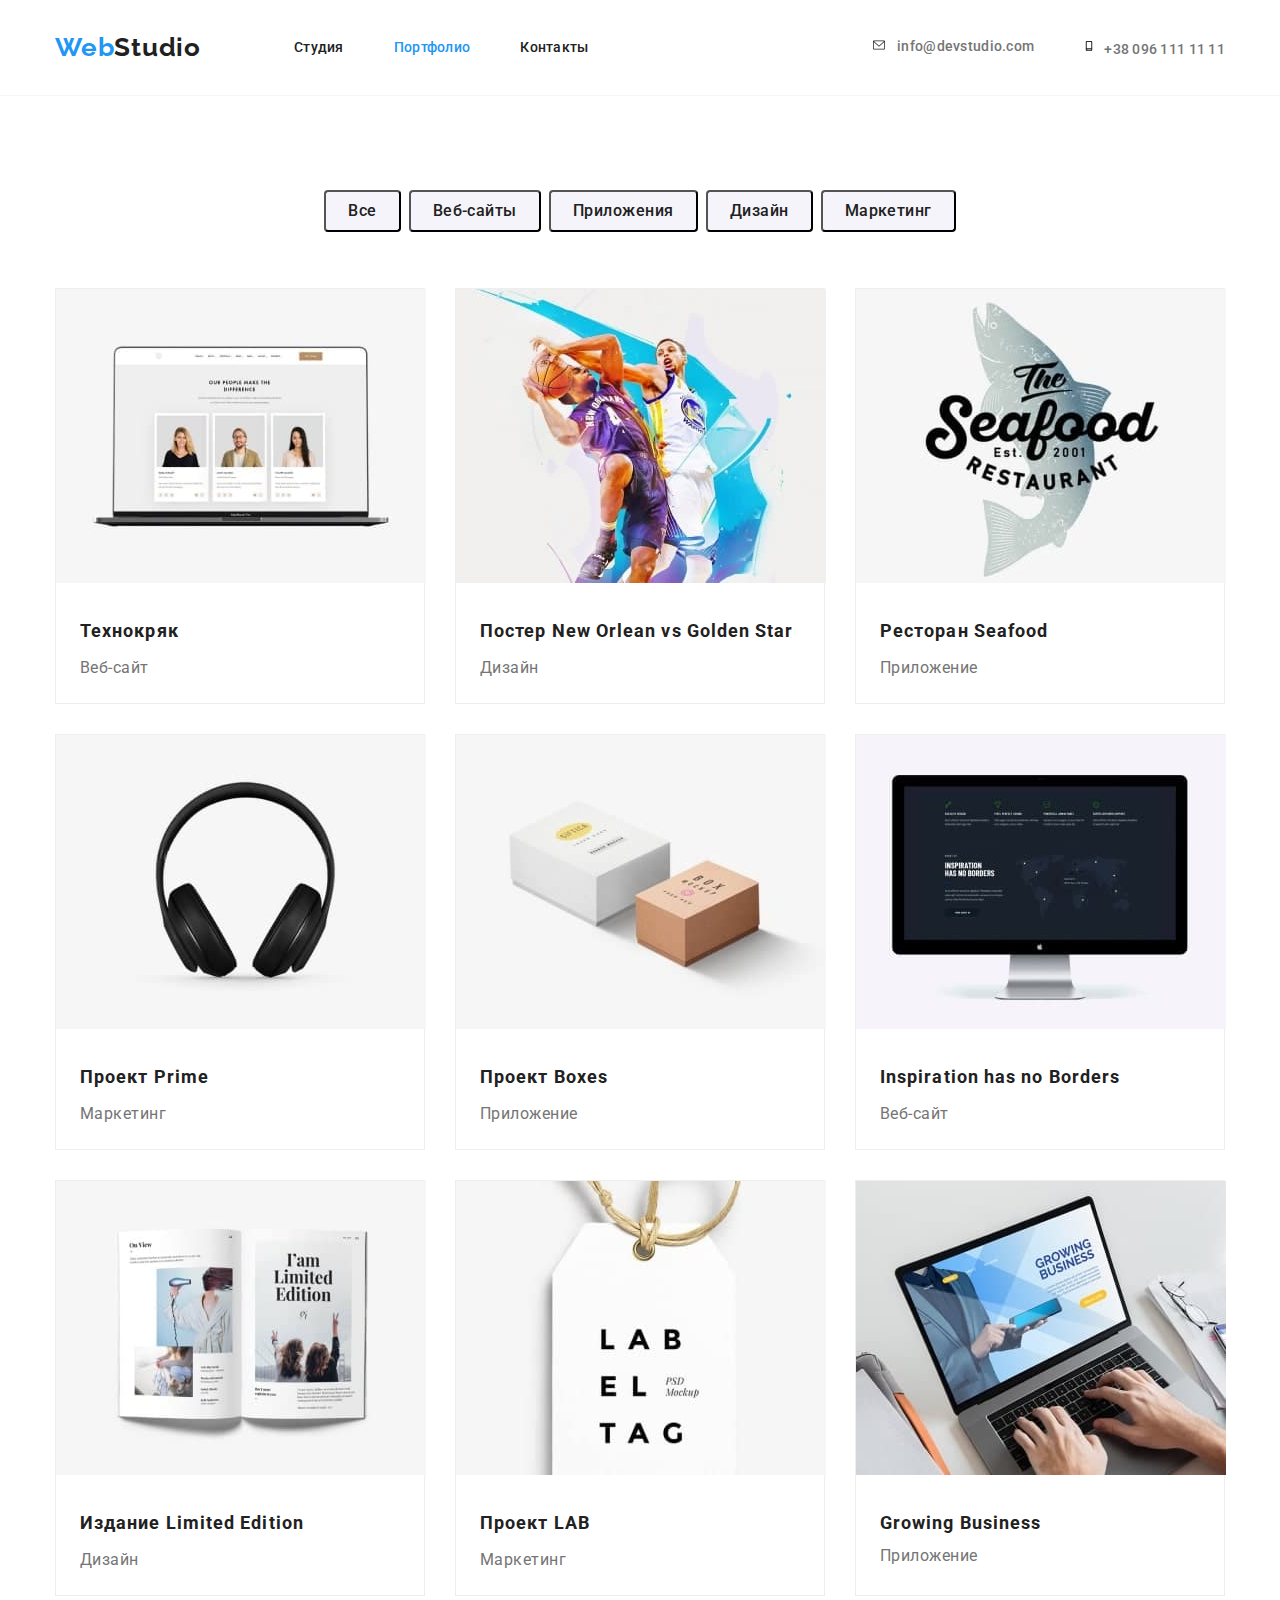
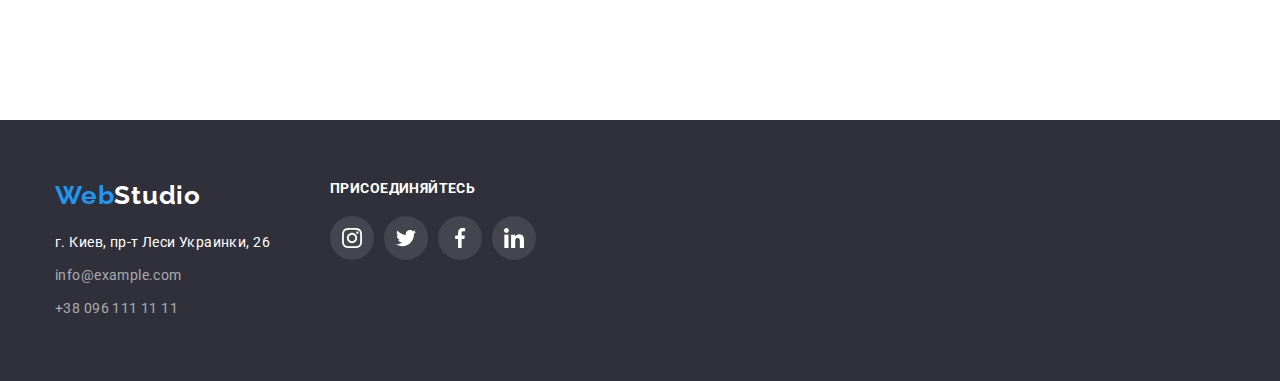
<file: porfolio.html>
<!DOCTYPE html>
<html lang="ru">
  <head>
    <meta charset="UTF-8" />
    <meta name="viewport" content="width=device-width, initial-scale=1.0" />
    <title>WebStudio</title>
    <link 
    rel="stylesheet" 
    href="https://cdnjs.cloudflare.com/ajax/libs/modern-normalize/1.0.0/modern-normalize.min.css">
    <link 
    rel="stylesheet" 
    href="https://cdnjs.cloudflare.com/ajax/libs/animate.css/4.0.0/animate.min.css" />
    <link 
    href="https://fonts.googleapis.com/css2?family=Raleway:wght@700&family=Roboto:wght@400;500;700;900&display=swap"
    rel="stylesheet">
    <link rel="stylesheet" href="./css/stule.css">
  <body>
    <!--header -->
    <header class="header porfolio-h">
      <div class="container">
        <nav class="navigation">
          <a class="logo link" href=".index.html" aria-label="логотип WebStudio" lang="en">Web<span
              class="logo-studio-up">Studio</span>
          </a>
          <ul class="navigation-list list">
            <li class="navigation-list-item">
              <a class="navigation-list-link link " href="./index.html">Студия</a>
            </li>
            <li class="navigation-list-item">
              <a class="navigation-list-link link current" href="./porfolio.html">Портфолио</a>
            </li>
            <li class="navigation-list-item">
              <a class="navigation-list-link link" href="">Контакты</a>
            </li>
          </ul>
        </nav>
        <ul class="address list">
          <li class="address-link">
            <a class="header-mail-link mail link" href="mailto:info@devstudio.com"><svg class="mail-icon" width="16px"
                height="12px">
                <use href="./images/sprite.svg#icon-envelope-hover"></use>
              </svg>info@devstudio.com</a>
          </li>
          <li class="address-link">
            <a class="header-tel-link phone link" href="tel:+380961111111"><svg class="phone-icon" width="10px"
                height="16px">
                <use href="./images/sprite.svg#icon-smartphone"></use>
              </svg>+38 096 111 11 11</a>
          </li>
        </ul>
      </div>
    </header>  </header>
    <main class="main-portfolio">
      <!-- section-filters-->
      <section class="portfolio-cont">
      <div class="container">
        <ul class="button-list-item list">
          <li class="button-portfolio">
            <button class="button-list-info">Все</button></li>
          <li  class="button-portfolio">
            <button class="button-list-info">Веб-сайты</button></li>
          <li  class="button-portfolio">
            <button class="button-list-info">Приложения</button></li>
          <li  class="button-portfolio">
            <button class="button-list-info">Дизайн</button></li>
          <li  class="button-portfolio">
            <button class="button-list-info">Маркетинг</button></li>
        </ul>
    

      <!--section progects-->
             <ul class="progect-list list">
          <li class="progect-list-item ">
            <a href="" class="progect-list-link  link">
              <img class="progect-list-img"
                src="./images/technocrak.jpg"
                alt="Технокряк"
                width="370"
                height="294"
              /> 
              <div class="progect-text">
              <h2 class="progect-link-title">Технокряк</h2>
              <p  class="progect-link-text">Веб-сайт</p>
              </div>
            </a>
          </li>
          <li class="progect-list-item"> 
            <a href="" class="progect-list-link link">
              <img class="progect-list-img"
                src="./images/poster-new-orlean-vs-golden-star.jpg"
                alt="Постер New Orlean vs Golden Star"
                width="370"
                height="294"
              />
              <div class="progect-text">
              <h2 class="progect-link-title">Постер New Orlean vs Golden Star</h2>
               <p  class="progect-link-text">Дизайн</p>
              </div>
            </a>
          </li>
          <li class="progect-list-item">
            <a href="" class="progect-list-link link">
              <img class="progects-list-img"
                src="./images/restorant-seafood.jpg"
                alt="Ресторан Seafood"
                width="370"
                height="294"
              />
              <div class="progect-text">
              <h2 class="progect-link-title">Ресторан Seafood</h2>
              <p  class="progect-link-text">Приложение</p>
              </div>
            </a>
          </li>
          <li class="progect-list-item">
            <a href="" class="progect-list-link link">
              <img class="progect-list-img"
                src="./images/proekt-prime.jpg"
                alt="Проект Prime"
                width="370"
                height="294"
              />
              <div class="progect-text">
              <h2 class="progect-link-title">Проект Prime</h2>
              <p  class="progect-link-text">Маркетинг</p>
              </div>
            </a>
          </li>
          <li class="progect-list-item">
            <a href="" class="progect-list-link link">
              <img class="progect-list-img"
                src="./images/proekt-boxes.jpg"
                alt="Проект Boxes"
                width="370"
                height="294"
              />
              <div class="progect-text">
              <h2 class="progect-link-title">Проект Boxes</h2>
              <p  class="progect-link-text">Приложение</p>
              </div>
            </a>
          </li>
          <li class="progect-list-item">
            <a href="" class="progect-list-link link">
              <img class="progect-list-img"
                src="./images/inspiration-has-no-Borders.jpg"
                alt="Inspiration has no Borders"
                width="370"
                height="294"
              />
              <div class="progect-text">
              <h2 class="progect-link-title">Inspiration has no Borders</h2>
              <p class="progect-link-text" >Веб-сайт</p>
            </div>
            </a>
          </li>
          <li class="progect-list-item">
            <a href="" class="progect-list-link link">
              <img class="progect-list-img"
                src="./images/izdanie-limited-edition.jpg"
                alt="Издание Limited Edition"
                width="370"
                height="294"
              />
              <div class="progect-text">
              <h2 class="progect-link-title">Издание Limited  Edition</h2>
              <p class="progect-link-text">Дизайн</p>
              </div>
            </a>
          </li>
          <li class="progect-list-item">
            <a href="" class="progect-list-link link">
              <img class="progect-list-img"
                src="./images/proekt-lab.jpg"
                alt="Проект LAB"
                width="370"
                height="294"
              />
              <div class="progect-text">
              <h2 class="progect-link-title">Проект LAB</h2>
              <p class="progect-link-text">Маркетинг</p>
              </div>
            </a>
          </li>
          <li class="progect-list-item">
            <a href="" class="progect-list-link link">
              <img class="progect-list-img"
                src="./images/growing-business.jpg"
                alt="Growing Business"
                width="370"
                height="294"
              />
              <div class="progect-text">
              <h2 class="progect-link-title">Growing Business</h>
              <p class="progect-link-text">Приложение</p>
              </div>
            </a>
          </li>
        </ul>
      </div>
      </section>
    </main>
      <footer class="footer">
        <!--contacts info-->
        <div class="foot-end">
          <div class="container link">
            <div class="footer-address list">
              <a class="logo-f link" href=".index.html" aria-label="логотип WebStudio" lang="en">
                Web<span class="logo-studio-down">Studio</span>
              </a>
              <!--contacts-->
              <address class="address-link-f list address">
                <a href="https://goo.gl/maps/fyCCyujMkfWmtDFG6" target="_blank" class="address-link-map link">г. Киев, пр-т
                  Леси Украинки, 26</a>
                <a href="mailto:info@devstudio.com" class="address-link-mail link">info@example.com</a>
                <a class="footer-link-tel link list" href="tel:+380961111111">+38 096 111 11 11</a>
              </address>
            </div>
            <div class="community-footer">
              <h2 class="community-footer-title">Присоединяйтесь</h2>
              <ul class="social-list-f list">
                <li class="social-list-item-f">
                  <a class="social-list-link-f" href="">
                    <svg class="social-list-svg-f">
                      <use href="./images/sprite.svg#icon-instagram-2"></use>
                    </svg>
                  </a>
                </li>
                <li class="social-list-item-f">
                  <a class="social-list-link-f" href="">
                    <svg class="social-list-svg-f">
                      <use href="./images/sprite.svg#icon-twitter-1"></use>
                    </svg>
                  </a>
                </li>
                <li class="social-list-item-f">
                  <a class="social-list-link-f" href="">
                    <svg class="social-list-svg-f">
                      <use href="./images/sprite.svg#icon-facebook-1"></use>
                    </svg>
                  </a>
                </li>
                <li class="social-list-item-f">
                  <a class="social-list-link-f" href="">
                    <svg class="social-list-svg-f">
                      <use href="./images/sprite.svg#icon-linkedin-1"></use>
                    </svg>
                  </a>
                </li>
              </ul>
            </div>
          </div>
        </div>
      </footer>
        </body>
        
        </html>
</file>
<file: css/stule.css>
:root {
  --main-font: "Roboto", sans-serif;
  --secondary-fond: "Raleway", sans-serif;
  --accent-color: #2196f3;
  --footer-order-color: #212121;
  --explination-team-progects-backgroundbutton-color: #757575;
  --footertext-header-color: #ffffff;
  --order-caption-color: #2f303a;
  --background-team-color: #f5f4fa;
}
*,
*::before,
*::after {
  margin: 0;
  padding: 0;
  box-sizing: border-box;
}

img {
  display: block;
}
body {
  font-family: var(--main-font);
}
.list {
  list-style: none;
  padding: 0px;
  margin: 0px;
}
.link {
  text-decoration: none;
}
.address {
  font-style: normal;
}
.container {
  width: 1200px;
  padding-left: 15px;
  padding-right: 15px;
  margin: 0 auto;
}
/*header*/
.header .container {
  display: flex;
  align-items: center;
}
.navigation {
  display: flex;
}
.navigation-list {
  display: flex;
  align-items: center;
  margin-left: 93px;
}
.address {
  display: flex;
}
.header .address {
  margin-left: auto;
}
.address-link:not(:last-child) {
  margin-right: 50px;
}
.logo {
  display: flex;
  padding-top: 32px;
  padding-bottom: 32px;
}
.navigation-list-link {
  display: inline-block;
}
.navigation-list-item:not(:last-child) {
  margin-right: 50px;
}
.logo-studio-up {
  color: var(--footer-order-color);
}
.logo {
  font-family: var(--secondary-fond);
  font-style: normal;
  font-weight: 700;
  font-size: 26px;
  line-height: 1.192;
  letter-spacing: 0.03em;
  color: var(--accent-color);
}
.navigation-list-link {
  font-weight: 500;
  font-size: 14px;
  line-height: 1.143;
  letter-spacing: 0.02em;

  color: var(--footer-order-color);
}
.header-mail-link,
.header-tel-link {
  display: block;
  font-weight: 500;
  font-size: 14px;
  line-height: 1.143;
  letter-spacing: 0.02em;
  color: var(--explination-team-progects-backgroundbutton-color);
  padding-top: 32px;
  padding-bottom: 32px;
}
.mail-icon {
  margin-right: 10px;
  fill: var(--footer-order-color);
}
.phone-icon {
  margin-right: 10px;
  fill: var(--footer-order-color);
}
.header-mail-link .mail:hover,
.header-mail-link .mail:focus > .mail-icon {
  fill: var(--accent-color);
}
.header-tel-link .phone:hover,
.header-tel-link .phone:focus > .phone-icon {
  fill: var(--accent-color);
}
.navigation-list-link.current,
.navigation-list-link:hover,
.navigation-list-link:focus,
.header-mail-link:hover,
.header-mail-link:focus,
.header-tel-link:hover,
.header-tel-link:focus,
.address-link-map:hover,
.address-link-map:focus,
.address-link-mail:hover,
.address-link-mail:focus,
.address-link-tel:hover,
.header-link-tel:focus {
  color: var(--accent-color);
}
/*Main-coneiner*/
/*main order-captions*/
.order-caption {
  padding-top: 200px;
  padding-bottom: 200px;
  text-align: center;
  display: block;
  background: var(--order-caption-color);
}

.order-title-text {
  font-weight: 900;
  font-size: 44px;
  line-height: 1.36;
  letter-spacing: 0.06em;
  text-transform: uppercase;
  color: var(--footertext-header-color);
  margin: 0 auto;
  width: 660px;
}
.overlay-index {
  max-height: 600px;
  max-width: 1600px;
  outline: 1px solid rgba(47, 48, 58, 0.4);
  margin-right: auto;
  margin-left: auto;
  background-image: linear-gradient(
      rgba(47, 48, 58, 0.4),
      rgba(47, 48, 58, 0.4)
    ),
    url(/homework-1/images/fon-index.png);
  background-size: cover;
  background-position: center;
  background-repeat: no-repeat;
}
.button-order {
  font-weight: 700;
  font-size: 16px;
  line-height: 1.87;
  letter-spacing: 0.06em;
  background: var(--accent-color);
  color: var(--footertext-header-color);
  border-radius: 4px;
  padding-top: 10px;
  padding-left: 32px;
  padding-right: 32px;
  padding-bottom: 10px;
  margin-top: 30px;
}
/*sectoio-feutures*/
.feature-list-desc::before {
  display: block;
  content: "";
  height: 120px;
  background-color: rgba(245, 244, 250, 1);
  background-position: center;
  background-size: 70px;
  background-repeat: no-repeat;
  margin-bottom: 30px;
}
.feature-list-desc:nth-child(1)::before {
  background-image: url(/homework-1/images/antenna\ 1.png);
}
.feature-list-desc:nth-child(2)::before {
  background-image: url(/homework-1/images/clock\ 1.png);
}
.feature-list-desc:nth-child(3)::before {
  background-image: url(/homework-1/images/diagram\ 1-.png);
}
.feature-list-desc:nth-child(4)::before {
  background-image: url(/homework-1/images/astronaut\ 1.png);
}
.feature-list {
  padding-top: 94px;
  padding-bottom: 94px;
}
.feature-list-item {
  display: flex;
  flex-wrap: wrap;
}
.feature-list-desc {
  width: 270px;
}
.feature-list-desc:not(:last-child) {
  margin-right: 30px;
}
.feature-list-subtitle {
  font-weight: 700;
  font-size: 14px;
  line-height: 1.143;
  letter-spacing: 0.03em;
  text-transform: uppercase;
  color: var(--footer-order-color);
  margin-bottom: 9px;
}
.feature-list-lead {
  font-weight: 400;
  font-size: 14px;
  line-height: 1.71;
  letter-spacing: 0.03em;
  color: var(--explination-team-progects-backgroundbutton-color);
}
.feature-list-lead:not(:last-child) {
  margin-bottom: 30px;
}
/*what we do*/
.work-img {
  padding-bottom: 94px;
}
.work-img-title {
  font-weight: 700;
  font-size: 36px;
  line-height: 1.167;
  text-align: center;
  letter-spacing: 0.03em;
  color: var(--footer-order-color);
  margin-bottom: 50px;
}
.work-img-list {
  display: flex;
}
.work-img-item:not(:last-child) {
  margin-right: 30px;
}

/*section-team*/
.team-section {
  background: var(--background-team-color);
  padding-top: 94px;
  padding-bottom: 94px;
}

.team-header {
  font-weight: 700;
  font-size: 36px;
  line-height: 1.167;
  text-align: center;
  letter-spacing: 0.03em;
  color: var(--footer-order-color);
}
.team-list {
  display: flex;
  margin-top: 50px;
}
.team-list-content {
  background: var(--footertext-header-color);
  width: 270px;
  filter: drop-shadow(0px 4px 4px rgba(0, 0, 0, 0.25));
}
.team-list-content:not(:last-child) {
  margin-right: 30px;
}
.team-text {
  padding-top: 30px;
  padding-bottom: 30px;
  padding-right: 58px;
  padding-left: 60px;
}
.team-list-name {
  font-weight: 500;
  font-size: 16px;
  line-height: 1.187;
  text-align: center;
  letter-spacing: 0.03em;
  color: var(--footer-order-color);
  margin-bottom: 9px;
}
.team-list-info {
  font-weight: 400;
  font-size: 16px;
  line-height: 1.187;
  text-align: center;
  letter-spacing: 0.03em;
  color: var(--explination-team-progects-backgroundbutton-color);
}
/*social liks*/
.social-list-link {
  display: flex;
  align-items: center;
  justify-content: center;
  width: 44px;
  height: 44px;
  background-color: white;
  border-radius: 50%;
}

.social-list-svg {
  width: 20px;
  height: 20px;
  fill: #afb1b8;
}
.social-list {
  display: flex;
  justify-content: space-between;
  margin-left: 30px;
  margin-right: 30px;
  margin-bottom: 30px;
}
.social-list-link:hover {
  background-color: var(--accent-color);
}
.social-list-link:hover .social-list-svg {
  fill: #ffffff;
}
/*main-client*/
.main-client-title {
  font-weight: 500;
  font-size: 36px;
  line-height: 1.187;
  text-align: center;
  letter-spacing: 0.03em;
  padding-top: 94px;
  margin-bottom: 50px;
}
.main-client.container {
  width: 1200px;
  display: flex;
  text-align: center;
}
.main-client-link:not(:last-child) {
  margin-right: 30px;
}
.client-link {
  display: flex;
  padding-bottom: 94px;
}
.main-client-list {
  width: 170px;
  height: 90px;
  border: 1px solid #8a97c4;
  box-sizing: border-box;
  border-radius: 4px;
  display: flex;
  justify-content: center;
  align-items: center;
}
.main-client-svg:hover,
.main-client-list:hover {
  fill: var(--accent-color);
  border-color: var(--accent-color);
}
.main-client-svg {
  fill: darkgrey;
}
.main-client-svg:nth-child(1) {
  width: 50px;
  height: 44px;
}
.main-client-svg:nth-child(2) {
  width: 52px;
  height: 40px;
}
.main-client-svg:nth-child(3) {
  width: 43px;
  height: 41px;
}
.main-client-svg:nth-child(4) {
  width: 42px;
  height: 80px;
}
.main-client-svg:nth-child(5) {
  width: 47px;
  height: 59px;
}
.main-client-svg:nth-child(6) {
  width: 90px;
  height: 45px;
}

/*FOOTER*/
.footer {
  background: var(--order-caption-color);
  padding-top: 60px;
  padding-bottom: 60px;
}
.foot-end .container {
  display: flex;
}
.address-link-f {
  justify-content: flex-start;
  flex-direction: column;
}
.address-link-map {
  font-weight: 400;
  font-size: 14px;
  line-height: 1.71;
  letter-spacing: 0.03em;
  color: var(--footertext-header-color);
  margin-bottom: 9px;
}
.address-link-mail {
  font-weight: 400;
  font-size: 14px;
  line-height: 1.71;
  letter-spacing: 0.03em;
  color: rgba(255, 255, 255, 0.6);
  margin-bottom: 9px;
}

.footer-link-tel {
  font-weight: 400;
  font-size: 14px;
  line-height: 1.71;
  letter-spacing: 0.03em;
  color: rgba(255, 255, 255, 0.6);
}
.logo-f {
  font-family: var(--secondary-fond);
  font-style: normal;
  font-weight: 700;
  font-size: 26px;
  line-height: 1.192;
  letter-spacing: 0.03em;
  color: var(--accent-color);
  display: inline-block;
  margin-bottom: 20px;
}
.logo-studio-down {
  color: var(--footertext-header-color);
}
.community-footer {
  margin-left: 60px;
}
.community-footer-title {
  font-weight: 700;
  font-size: 14px;
  line-height: 1, 14;
  letter-spacing: 0.03em;
  text-transform: uppercase;
  color: #ffffff;
  margin-bottom: 20px;
  align-items: center;
}
.social-list-link-f {
  display: flex;
  align-items: center;
  justify-content: center;
  width: 44px;
  height: 44px;
  background-color: rgba(255, 255, 255, 0.1);
  border-radius: 50%;
}
.social-list-svg-f {
  width: 20px;
  height: 20px;
  fill: #ffffff;
}
.social-list-f {
  display: flex;
}
.social-list-item-f:not(:last-child) {
  margin-right: 10px;
}
.social-list-link-f:hover {
  background-color: var(--accent-color);
}
.social-list-link-f:hover .social-list-svg {
  fill: #ffffff;
}
/*Section-filters*/

.button-list-item {
  display: flex;
  align-items: center;
  justify-content: center;
}

.button-portfolio:not(:last-child) {
  margin-right: 8px;
}

.button-list-info {
  font-weight: 500;
  font-size: 16px;
  line-height: 1.62;
  text-align: center;
  letter-spacing: 0.03em;
  color: var(--footer-order-color);
  background: var(--background-team-color);
  padding-right: 22px;
  padding-bottom: 6px;
  padding-left: 22px;
  padding-top: 6px;
  border-radius: 4px;
}
.button-list-info:focus,
.button-list-info:hover {
  color: var(--footertext-header-color);
  background: var(--accent-color);
}
/*section progects*/
.progect-link-title {
  font-weight: 700;
  font-size: 18px;
  line-height: 2;
  letter-spacing: 0.06em;
  color: var(--footer-order-color);
  margin-bottom: 4px;
}
.progect-link-text {
  font-weight: 400;
  font-size: 16px;
  line-height: 1.875;
  letter-spacing: 0.03em;
  color: var(--explination-team-progects-backgroundbutton-color);
}

.progect-list {
  display: flex;
  flex-wrap: wrap;
  margin-top: 56px;
}
.progect-list-item {
  width: 370px;
  border: 1px solid#EEEEEE;
  margin-right: 30px;
  margin-bottom: 30px;
}
.progect-list-item:nth-child(3n) {
  margin-right: 0px;
}
.progect-list-item:nth-child(n + 7) {
  margin-bottom: 30px;
}
.progect-text {
  padding-left: 24px;
  padding-top: 20px;
  padding-bottom: 20px;
  padding-top: 30px;
}

/*header-portfolio*/
.porfolio-h {
  border-bottom: 1px solid #f5f4fa;
}
.portfolio-cont {
  padding-top: 94px;
  padding-bottom: 94px;
}
</file>
